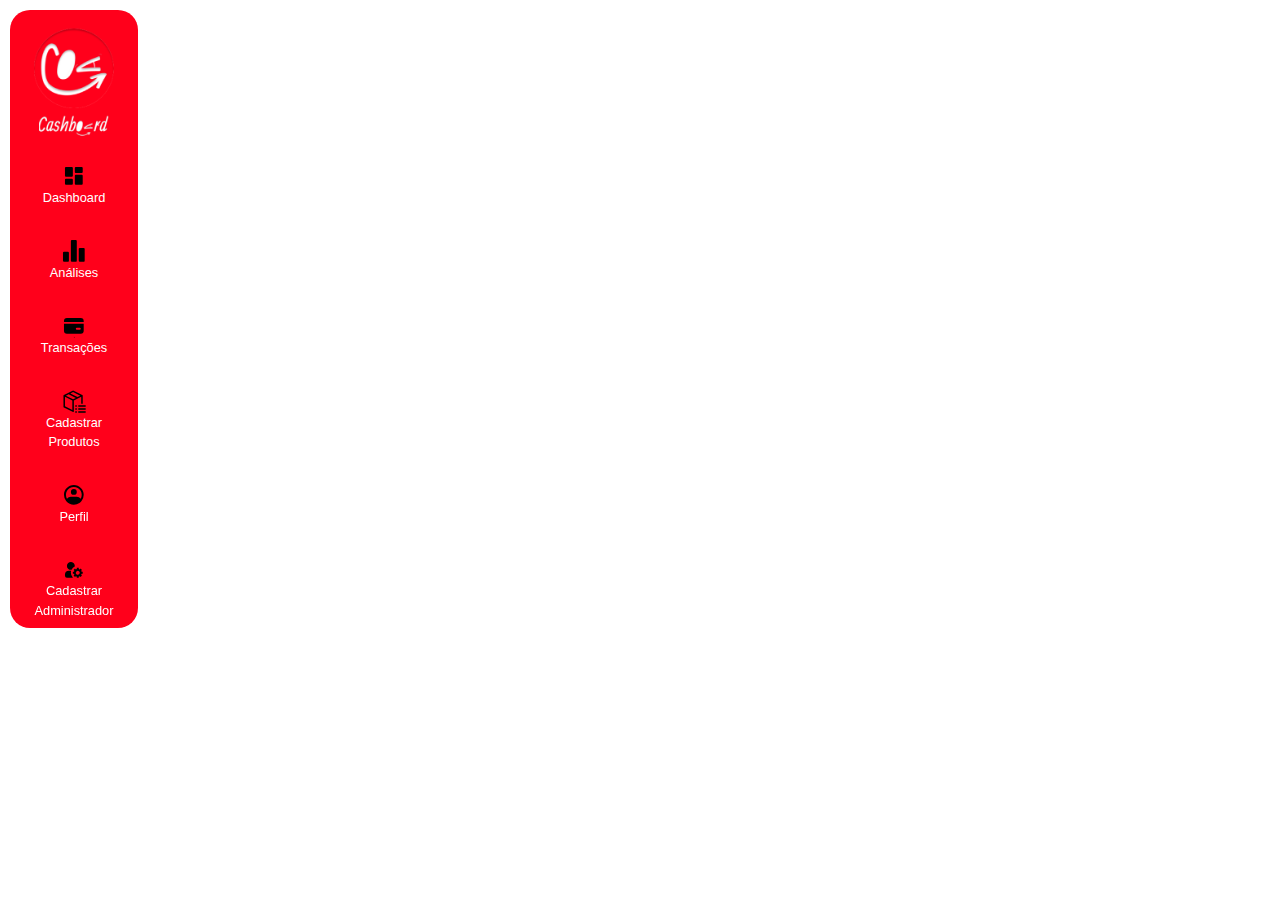
<file: index.html>
<!DOCTYPE html>
<html lang="pt-br">

<head>
  <!-- link bootstrap -->
  <link href="https://cdn.jsdelivr.net/npm/bootstrap@5.3.3/dist/css/bootstrap.min.css" rel="stylesheet"
    integrity="sha384-QWTKZyjpPEjISv5WaRU9OFeRpok6YctnYmDr5pNlyT2bRjXh0JMhjY6hW+ALEwIH" crossorigin="anonymous">

  <!-- link bootstrap-icons -->
  <link rel="stylesheet" href="https://cdn.jsdelivr.net/npm/bootstrap-icons@1.8.1/font/bootstrap-icons.css">

  <!-- link font-awesome icons -->
  <link rel="stylesheet" href="https://cdnjs.cloudflare.com/ajax/libs/font-awesome/6.2.1/css/all.min.css"
    integrity="sha512-MV7K8+y+gLIBoVD59lQIYicR65iaqukzvf/nwasF0nqhPay5w/9lJmVM2hMDcnK1OnMGCdVK+iQrJ7lzPJQd1w=="
    crossorigin="anonymous" referrerpolicy="no-referrer" />

  <!-- css da tela -->
  <link rel="stylesheet" href="./CSS/header.css">

  <meta charset="UTF-8">
  <meta name="viewport" content="width=device-width, initial-scale=1.0">
  <title>Header</title>
</head>

<body>

  <!-- começo header vertical -->
  <header class="container-fluid">
    <!-- lista dos itens -->
    <ul class="nav flex-column header text-center">
      <!-- logo -->
      <li class="logo mt-3">
        <img src="./Imagens/Header/logo.png" class="img-fluid" width="80px">
      </li>

      <!-- itens do header -->
      <li class="nav-item mt-3">
        <a class="nav-link active" aria-current="page" href="#">
          <svg xmlns="http://www.w3.org/2000/svg" viewBox="0 0 24 24">
            <path fill="currentColor"
              d="M3 12a1 1 0 0 0 1 1h6a1 1 0 0 0 1-1V4a1 1 0 0 0-1-1H4a1 1 0 0 0-1 1zm0 8a1 1 0 0 0 1 1h6a1 1 0 0 0 1-1v-4a1 1 0 0 0-1-1H4a1 1 0 0 0-1 1zm10 0a1 1 0 0 0 1 1h6a1 1 0 0 0 1-1v-8a1 1 0 0 0-1-1h-6a1 1 0 0 0-1 1zm1-17a1 1 0 0 0-1 1v4a1 1 0 0 0 1 1h6a1 1 0 0 0 1-1V4a1 1 0 0 0-1-1z" />
          </svg>
          Dashboard
        </a>
      </li>
      
      <li class="nav-item mt-3">
        <a class="nav-link" href="#">
          <svg xmlns="http://www.w3.org/2000/svg" viewBox="0 0 24 24">
            <path fill="currentColor"
              d="M6 13H2c-.6 0-1 .4-1 1v8c0 .6.4 1 1 1h4c.6 0 1-.4 1-1v-8c0-.6-.4-1-1-1m16-4h-4c-.6 0-1 .4-1 1v12c0 .6.4 1 1 1h4c.6 0 1-.4 1-1V10c0-.6-.4-1-1-1m-8-8h-4c-.6 0-1 .4-1 1v20c0 .6.4 1 1 1h4c.6 0 1-.4 1-1V2c0-.6-.4-1-1-1" />
          </svg>
          Análises
        </a>
      </li>

      <li class="nav-item mt-3">
        <a class="nav-link" href="#">
          <svg xmlns="http://www.w3.org/2000/svg" viewBox="0 0 24 24">
            <g fill="none">
              <path
                d="m12.593 23.258l-.011.002l-.071.035l-.02.004l-.014-.004l-.071-.035q-.016-.005-.024.005l-.004.01l-.017.428l.005.02l.01.013l.104.074l.015.004l.012-.004l.104-.074l.012-.016l.004-.017l-.017-.427q-.004-.016-.017-.018m.265-.113l-.013.002l-.185.093l-.01.01l-.003.011l.018.43l.005.012l.008.007l.201.093q.019.005.029-.008l.004-.014l-.034-.614q-.005-.018-.02-.022m-.715.002a.02.02 0 0 0-.027.006l-.006.014l-.034.614q.001.018.017.024l.015-.002l.201-.093l.01-.008l.004-.011l.017-.43l-.003-.012l-.01-.01z" />
              <path fill="currentColor"
                d="M22 10v7a3 3 0 0 1-3 3H5a3 3 0 0 1-3-3v-7zm-4 4h-3a1 1 0 1 0 0 2h3a1 1 0 1 0 0-2m1-10a3 3 0 0 1 3 3v1H2V7a3 3 0 0 1 3-3z" />
            </g>
          </svg>
          Transações
        </a>
      </li>

      <li class="nav-item mt-3">
        <a class="nav-link" href="#">
          <svg xmlns="http://www.w3.org/2000/svg" viewBox="0 0 2048 2048">
            <path fill="currentColor"
              d="M1024 1000v959l-64 32l-832-415V536l832-416l832 416v744h-128V680zm-64-736L719 384l621 314l245-122zm-64 1552v-816L256 680v816zM335 576l625 312l238-118l-622-314zm1073 1216v-128h640v128zm0-384h640v128h-640zm-256 640v-128h128v128zm0-512v-128h128v128zm0 256v-128h128v128zm-128 24h1zm384 232v-128h640v128z" />
          </svg>
          Cadastrar Produtos
        </a>
      </li>

      <li class="nav-item mt-3">
        <a class="nav-link" href="#">
          <svg xmlns="http://www.w3.org/2000/svg" viewBox="0 0 24 24">
            <path fill="currentColor" fill-rule="evenodd"
              d="M12 4a8 8 0 0 0-6.96 11.947A4.99 4.99 0 0 1 9 14h6a4.99 4.99 0 0 1 3.96 1.947A8 8 0 0 0 12 4m7.943 14.076A9.959 9.959 0 0 0 22 12c0-5.523-4.477-10-10-10S2 6.477 2 12a9.958 9.958 0 0 0 2.057 6.076l-.005.018l.355.413A9.98 9.98 0 0 0 12 22a9.947 9.947 0 0 0 5.675-1.765a10.055 10.055 0 0 0 1.918-1.728l.355-.413zM12 6a3 3 0 1 0 0 6a3 3 0 0 0 0-6"
              clip-rule="evenodd" />
          </svg>
          Perfil
        </a>
      </li>

      <li class="nav-item mt-3">
        <a class="nav-link" href="#">
          <svg xmlns="http://www.w3.org/2000/svg" viewBox="0 0 24 24">
            <path fill="currentColor" fill-rule="evenodd"
              d="M17 10v1.126c.367.095.714.24 1.032.428l.796-.797l1.415 1.415l-.797.796c.188.318.333.665.428 1.032H21v2h-1.126c-.095.367-.24.714-.428 1.032l.797.796l-1.415 1.415l-.796-.797a4 4 0 0 1-1.032.428V20h-2v-1.126a4 4 0 0 1-1.032-.428l-.796.797l-1.415-1.415l.797-.796A4 4 0 0 1 12.126 16H11v-2h1.126c.095-.367.24-.714.428-1.032l-.797-.796l1.415-1.415l.796.797A4 4 0 0 1 15 11.126V10zm.406 3.578l.016.016c.354.358.574.85.578 1.392v.028a2 2 0 0 1-3.409 1.406l-.01-.012a2 2 0 0 1 2.826-2.83ZM5 8a4 4 0 1 1 7.938.703a7.03 7.03 0 0 0-3.235 3.235A4 4 0 0 1 5 8m4.29 5H7a4 4 0 0 0-4 4v1a2 2 0 0 0 2 2h6.101A6.98 6.98 0 0 1 9 15c0-.695.101-1.366.29-2"
              clip-rule="evenodd" />
          </svg>
          Cadastrar Administrador
        </a>
      </li>
      <!-- fim itens do header -->
    </ul>
    <!-- fim lista dos itens -->
  </header>
  <!-- fim header vertical-->

  <!-- header horizontal - responsividade -->
  <header class="container-fluid2">

    <!-- esquerda - menu sanduíche -->
    <div class="esquerda mx-3">
      <button class="navbar-toggler" type="button" data-bs-toggle="offcanvas" data-bs-target="#offcanvasNavbar"
        aria-controls="offcanvasNavbar" aria-label="Toggle navigation">
        <i class="bi bi-list"></i>
      </button>

      <!-- começo offcanvas -->
      <div class="offcanvas offcanvas-start" tabindex="-1" id="offcanvasNavbar" aria-labelledby="offcanvasNavbar">
        <div class="offcanvas-header">
          <h5 class="offcanvas-title" id="offcanvasNavbarLabel">Cashboard</h5>
          <button type="button" class="btn-close fechar" data-bs-dismiss="offcanvas" aria-label="Close"></button>
        </div>

        <div class="linha-horizontal"></div>

        <!-- conteúdo offcanvas -->
        <div class="offcanvas-body">

          <!-- lista dos itens offcanvas -->
          <ul class="navbar-nav justify-content-start flex-grow-1 pe-3">

            <!-- itens offcanvas -->
            <li class="nav-item2">
              <a class="nav-link2" aria-current="page" href="#">
                <svg xmlns="http://www.w3.org/2000/svg" viewBox="0 0 24 24">
                  <path fill="currentColor"
                    d="M3 12a1 1 0 0 0 1 1h6a1 1 0 0 0 1-1V4a1 1 0 0 0-1-1H4a1 1 0 0 0-1 1zm0 8a1 1 0 0 0 1 1h6a1 1 0 0 0 1-1v-4a1 1 0 0 0-1-1H4a1 1 0 0 0-1 1zm10 0a1 1 0 0 0 1 1h6a1 1 0 0 0 1-1v-8a1 1 0 0 0-1-1h-6a1 1 0 0 0-1 1zm1-17a1 1 0 0 0-1 1v4a1 1 0 0 0 1 1h6a1 1 0 0 0 1-1V4a1 1 0 0 0-1-1z" />
                </svg>
                Dashboard</a>
            </li>

            <li class="nav-item2">
              <a class="nav-link2" href="#">
                <svg xmlns="http://www.w3.org/2000/svg" viewBox="0 0 24 24">
                  <path fill="currentColor"
                    d="M6 13H2c-.6 0-1 .4-1 1v8c0 .6.4 1 1 1h4c.6 0 1-.4 1-1v-8c0-.6-.4-1-1-1m16-4h-4c-.6 0-1 .4-1 1v12c0 .6.4 1 1 1h4c.6 0 1-.4 1-1V10c0-.6-.4-1-1-1m-8-8h-4c-.6 0-1 .4-1 1v20c0 .6.4 1 1 1h4c.6 0 1-.4 1-1V2c0-.6-.4-1-1-1" />
                </svg>
                Análises</a>
            </li>

            <li class="nav-item2">
              <a class="nav-link2" href="#">
                <svg xmlns="http://www.w3.org/2000/svg" viewBox="0 0 24 24">
                  <g fill="none">
                    <path
                      d="m12.593 23.258l-.011.002l-.071.035l-.02.004l-.014-.004l-.071-.035q-.016-.005-.024.005l-.004.01l-.017.428l.005.02l.01.013l.104.074l.015.004l.012-.004l.104-.074l.012-.016l.004-.017l-.017-.427q-.004-.016-.017-.018m.265-.113l-.013.002l-.185.093l-.01.01l-.003.011l.018.43l.005.012l.008.007l.201.093q.019.005.029-.008l.004-.014l-.034-.614q-.005-.018-.02-.022m-.715.002a.02.02 0 0 0-.027.006l-.006.014l-.034.614q.001.018.017.024l.015-.002l.201-.093l.01-.008l.004-.011l.017-.43l-.003-.012l-.01-.01z" />
                    <path fill="currentColor"
                      d="M22 10v7a3 3 0 0 1-3 3H5a3 3 0 0 1-3-3v-7zm-4 4h-3a1 1 0 1 0 0 2h3a1 1 0 1 0 0-2m1-10a3 3 0 0 1 3 3v1H2V7a3 3 0 0 1 3-3z" />
                  </g>
                </svg>
                Transações</a>
            </li>

            <li class="nav-item2">
              <a class="nav-link2" href="#">
                <svg xmlns="http://www.w3.org/2000/svg" viewBox="0 0 2048 2048">
                  <path fill="currentColor"
                    d="M1024 1000v959l-64 32l-832-415V536l832-416l832 416v744h-128V680zm-64-736L719 384l621 314l245-122zm-64 1552v-816L256 680v816zM335 576l625 312l238-118l-622-314zm1073 1216v-128h640v128zm0-384h640v128h-640zm-256 640v-128h128v128zm0-512v-128h128v128zm0 256v-128h128v128zm-128 24h1zm384 232v-128h640v128z" />
                </svg>
                Cadastrar Produtos </a>
            </li>

            <li class="nav-item2">
              <a class="nav-link2" href="#">
                <svg xmlns="http://www.w3.org/2000/svg" viewBox="0 0 24 24">
                  <path fill="currentColor" fill-rule="evenodd"
                    d="M12 4a8 8 0 0 0-6.96 11.947A4.99 4.99 0 0 1 9 14h6a4.99 4.99 0 0 1 3.96 1.947A8 8 0 0 0 12 4m7.943 14.076A9.959 9.959 0 0 0 22 12c0-5.523-4.477-10-10-10S2 6.477 2 12a9.958 9.958 0 0 0 2.057 6.076l-.005.018l.355.413A9.98 9.98 0 0 0 12 22a9.947 9.947 0 0 0 5.675-1.765a10.055 10.055 0 0 0 1.918-1.728l.355-.413zM12 6a3 3 0 1 0 0 6a3 3 0 0 0 0-6"
                    clip-rule="evenodd" />
                </svg>
                Perfil </a>
            </li>

            <li class="nav-item2">
              <a class="nav-link2" href="#">
                <svg xmlns="http://www.w3.org/2000/svg" viewBox="0 0 24 24">
                  <path fill="currentColor" fill-rule="evenodd"
                    d="M17 10v1.126c.367.095.714.24 1.032.428l.796-.797l1.415 1.415l-.797.796c.188.318.333.665.428 1.032H21v2h-1.126c-.095.367-.24.714-.428 1.032l.797.796l-1.415 1.415l-.796-.797a4 4 0 0 1-1.032.428V20h-2v-1.126a4 4 0 0 1-1.032-.428l-.796.797l-1.415-1.415l.797-.796A4 4 0 0 1 12.126 16H11v-2h1.126c.095-.367.24-.714.428-1.032l-.797-.796l1.415-1.415l.796.797A4 4 0 0 1 15 11.126V10zm.406 3.578l.016.016c.354.358.574.85.578 1.392v.028a2 2 0 0 1-3.409 1.406l-.01-.012a2 2 0 0 1 2.826-2.83ZM5 8a4 4 0 1 1 7.938.703a7.03 7.03 0 0 0-3.235 3.235A4 4 0 0 1 5 8m4.29 5H7a4 4 0 0 0-4 4v1a2 2 0 0 0 2 2h6.101A6.98 6.98 0 0 1 9 15c0-.695.101-1.366.29-2"
                    clip-rule="evenodd" />
                </svg>
                Cadastrar Administrador </a>
            </li>
            <!-- fim itens offcanvas -->
          </ul>
          <!-- fim lista dos itens offcanvas -->
        </div>
      </div>
    </div>
    <!-- fim offcanvas -->

    <!-- direita - logo Cashboard -->
    <div class="direita">
      <img src="./Imagens/Header/miniatura.png" width="80%" class="img-fluid">
    </div>
  </header>
  <!-- fim header horizontal - responsividade -->

  <!-- link bootstrap javascript -->
  <script src="https://cdn.jsdelivr.net/npm/bootstrap@5.3.3/dist/js/bootstrap.bundle.min.js"
    integrity="sha384-YvpcrYf0tY3lHB60NNkmXc5s9fDVZLESaAA55NDzOxhy9GkcIdslK1eN7N6jIeHz"
    crossorigin="anonymous"></script>
</body>

</html>
</file>
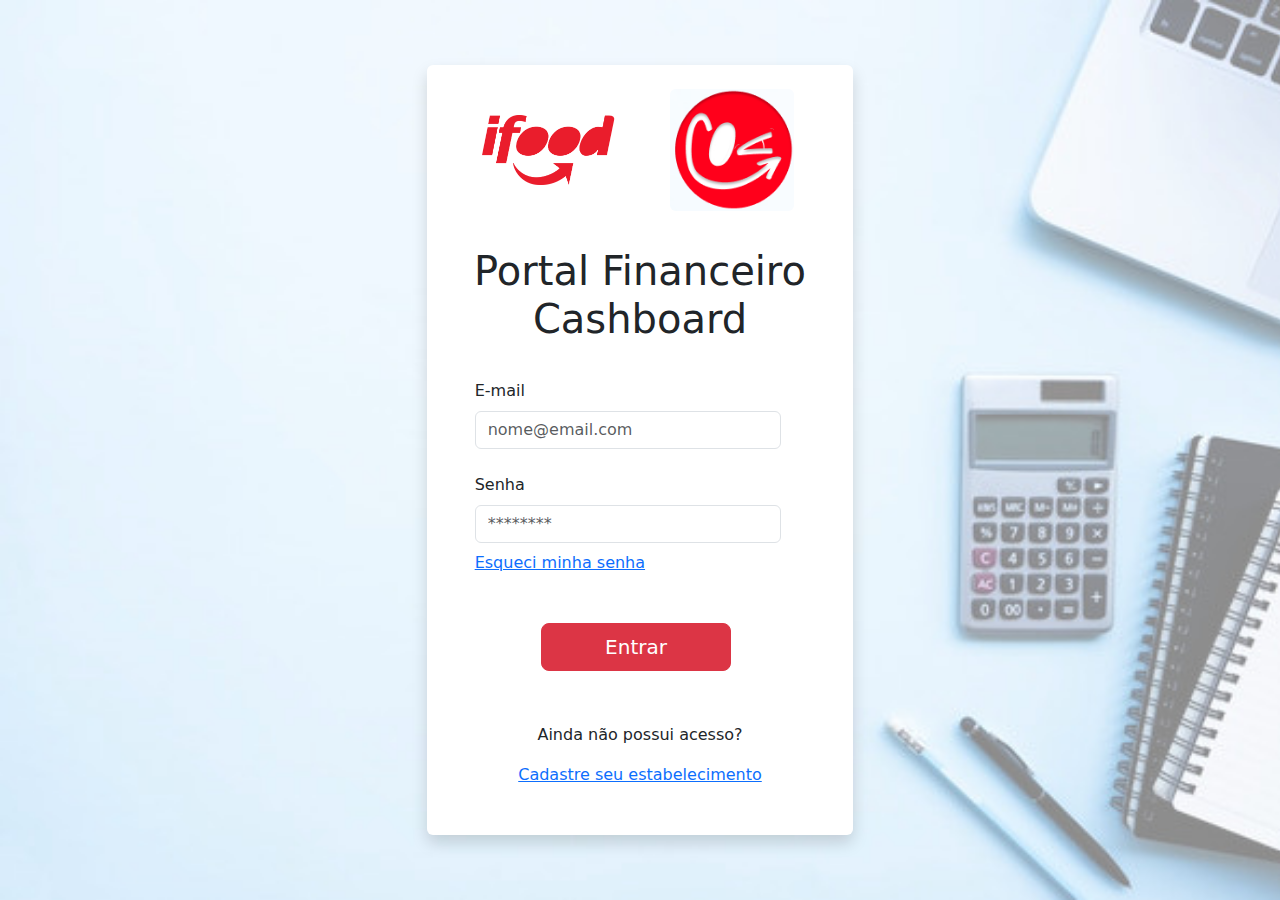
<file: Pages/index.html>
<!DOCTYPE html>
<html lang="pt-br">
<head>
    <meta charset="UTF-8">
    <meta name="viewport" content="width=device-width, initial-scale=1.0">

    <!-- link bootstrap -->
    <link href="https://cdn.jsdelivr.net/npm/bootstrap@5.3.3/dist/css/bootstrap.min.css" rel="stylesheet"
  integrity="sha384-QWTKZyjpPEjISv5WaRU9OFeRpok6YctnYmDr5pNlyT2bRjXh0JMhjY6hW+ALEwIH" crossorigin="anonymous">

    <!-- link bootstrap-icons -->
    <link rel="stylesheet" href="https://cdn.jsdelivr.net/npm/bootstrap-icons@1.8.1/font/bootstrap-icons.css">

    <!-- link font-awesome icons -->
    <link rel="stylesheet" href="https://cdnjs.cloudflare.com/ajax/libs/font-awesome/6.2.1/css/all.min.css"
    integrity="sha512-MV7K8+y+gLIBoVD59lQIYicR65iaqukzvf/nwasF0nqhPay5w/9lJmVM2hMDcnK1OnMGCdVK+iQrJ7lzPJQd1w=="
    crossorigin="anonymous" referrerpolicy="no-referrer" />

    <!-- link css -->
    <link rel="stylesheet" href="../CSS/login.css">

    <title>Login Cashboard</title>
</head>

<body>
    <div class="vh-100 d-flex justify-content-center align-items-center flex-column" id="basebox">
        <div class="col-sm-8 col-md-6 col-lg-4 rounded p-4 shadow" id="loginbox">
            <div class="row" id="linhalogos">
                <div class="col form-floating d-flex justify-content-center align-items-center flex-column">
                    <img src="../Imagens/Login/logo_ifood.png" class="rounded float-start" id="logoifood" alt="Logo iFood"> 
                </div>
                <div class="col form-floating d-flex justify-content-center align-items-center flex-column">
                    <img src="../Imagens/Login/miniatura.png" class="rounded float-end" id="miniaturacashboard"alt="Miniatura Cashboard">
                </div>
            </div>
            <h1 id="portalcashboard">Portal Financeiro Cashboard</h1>
            <form>
                <div class="mb-4 ms-4 me-5">
                    <label class="form-label">E-mail</label>
                    <input type="email" class="form-control" id="email" placeholder="nome@email.com">
                </div>
                <div class="mb-2 ms-4 me-5">
                    <label class="form-label">Senha</label>
                    <input type="password" class="form-control" id="senha" placeholder="********">
                </div>
                <div class="mb-5 ms-4">
                    <a href="#" id="esquecisenha">Esqueci minha senha</a>
                    <!-- <input type="checkbox" class="form-check-input" id="lembrar">
                    <label class="form-check-label" for="lembrar">Lembrar-me</label> -->  
                </div>
                <div class="mb-3 form-floating d-flex justify-content-center align-items-center flex-column">
                    <a class="btn btn-secondary btn-lg w-50 btn-danger me-md-2" href="#" role="link" id="linkentrar">Entrar</a>
                </div>
                <div class="mb-4 form-floating d-flex justify-content-center align-items-center flex-column">
                    <p>Ainda não possui acesso?</p>
                    <a href="#" id="cadastrese">Cadastre seu estabelecimento</a>
                </div>
            </form>
        </div>
    </div>
</body>

</html>
</file>
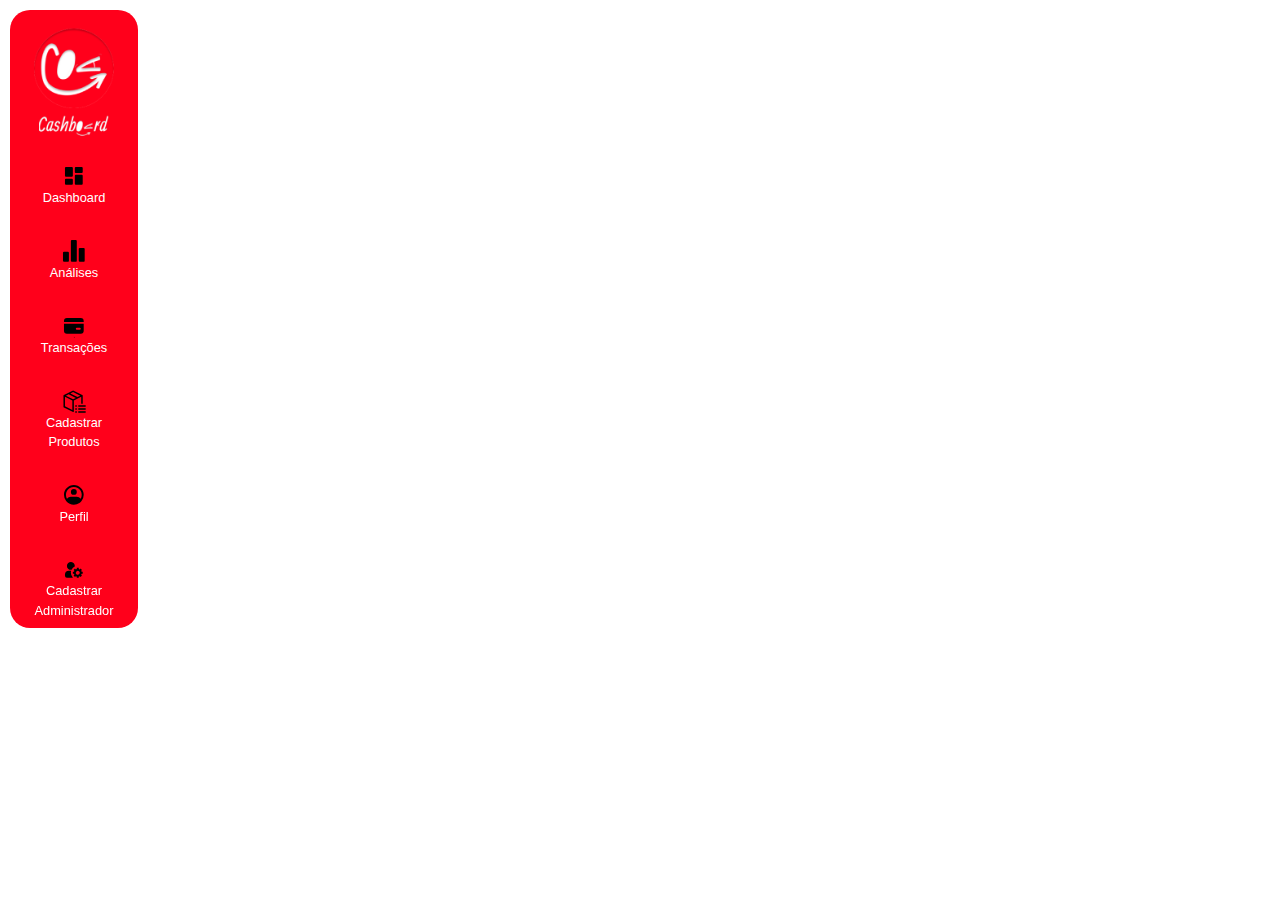
<file: Pages/nav.html>
<!DOCTYPE html>
<html lang="pt-br">

<head>
  <!-- link bootstrap -->
  <link href="https://cdn.jsdelivr.net/npm/bootstrap@5.3.3/dist/css/bootstrap.min.css" rel="stylesheet"
    integrity="sha384-QWTKZyjpPEjISv5WaRU9OFeRpok6YctnYmDr5pNlyT2bRjXh0JMhjY6hW+ALEwIH" crossorigin="anonymous">

  <!-- link bootstrap-icons -->
  <link rel="stylesheet" href="https://cdn.jsdelivr.net/npm/bootstrap-icons@1.8.1/font/bootstrap-icons.css">

  <!-- link font-awesome icons -->
  <link rel="stylesheet" href="https://cdnjs.cloudflare.com/ajax/libs/font-awesome/6.2.1/css/all.min.css"
    integrity="sha512-MV7K8+y+gLIBoVD59lQIYicR65iaqukzvf/nwasF0nqhPay5w/9lJmVM2hMDcnK1OnMGCdVK+iQrJ7lzPJQd1w=="
    crossorigin="anonymous" referrerpolicy="no-referrer" />

  <!-- css da tela -->
  <link rel="stylesheet" href="../CSS/nav.css">

  <meta charset="UTF-8">
  <meta name="viewport" content="width=device-width, initial-scale=1.0">
  <title>Navbar</title>
</head>

<body>

  <!-- começo header vertical -->
  <header class="container-fluid">
    <!-- lista dos itens -->
    <ul class="nav flex-column header text-center">
      <!-- logo -->
      <li class="logo mt-3">
        <img src="../Imagens/Nav/logo.png" class="img-fluid" width="80px">
      </li>

      <!-- itens do header -->
      <li class="nav-item mt-3">
        <a class="nav-link active" aria-current="page" href="#">
          <svg xmlns="http://www.w3.org/2000/svg" viewBox="0 0 24 24">
            <path fill="currentColor"
              d="M3 12a1 1 0 0 0 1 1h6a1 1 0 0 0 1-1V4a1 1 0 0 0-1-1H4a1 1 0 0 0-1 1zm0 8a1 1 0 0 0 1 1h6a1 1 0 0 0 1-1v-4a1 1 0 0 0-1-1H4a1 1 0 0 0-1 1zm10 0a1 1 0 0 0 1 1h6a1 1 0 0 0 1-1v-8a1 1 0 0 0-1-1h-6a1 1 0 0 0-1 1zm1-17a1 1 0 0 0-1 1v4a1 1 0 0 0 1 1h6a1 1 0 0 0 1-1V4a1 1 0 0 0-1-1z" />
          </svg>
          Dashboard
        </a>
      </li>
      
      <li class="nav-item mt-3">
        <a class="nav-link" href="#">
          <svg xmlns="http://www.w3.org/2000/svg" viewBox="0 0 24 24">
            <path fill="currentColor"
              d="M6 13H2c-.6 0-1 .4-1 1v8c0 .6.4 1 1 1h4c.6 0 1-.4 1-1v-8c0-.6-.4-1-1-1m16-4h-4c-.6 0-1 .4-1 1v12c0 .6.4 1 1 1h4c.6 0 1-.4 1-1V10c0-.6-.4-1-1-1m-8-8h-4c-.6 0-1 .4-1 1v20c0 .6.4 1 1 1h4c.6 0 1-.4 1-1V2c0-.6-.4-1-1-1" />
          </svg>
          Análises
        </a>
      </li>

      <li class="nav-item mt-3">
        <a class="nav-link" href="#">
          <svg xmlns="http://www.w3.org/2000/svg" viewBox="0 0 24 24">
            <g fill="none">
              <path
                d="m12.593 23.258l-.011.002l-.071.035l-.02.004l-.014-.004l-.071-.035q-.016-.005-.024.005l-.004.01l-.017.428l.005.02l.01.013l.104.074l.015.004l.012-.004l.104-.074l.012-.016l.004-.017l-.017-.427q-.004-.016-.017-.018m.265-.113l-.013.002l-.185.093l-.01.01l-.003.011l.018.43l.005.012l.008.007l.201.093q.019.005.029-.008l.004-.014l-.034-.614q-.005-.018-.02-.022m-.715.002a.02.02 0 0 0-.027.006l-.006.014l-.034.614q.001.018.017.024l.015-.002l.201-.093l.01-.008l.004-.011l.017-.43l-.003-.012l-.01-.01z" />
              <path fill="currentColor"
                d="M22 10v7a3 3 0 0 1-3 3H5a3 3 0 0 1-3-3v-7zm-4 4h-3a1 1 0 1 0 0 2h3a1 1 0 1 0 0-2m1-10a3 3 0 0 1 3 3v1H2V7a3 3 0 0 1 3-3z" />
            </g>
          </svg>
          Transações
        </a>
      </li>

      <li class="nav-item mt-3">
        <a class="nav-link" href="#">
          <svg xmlns="http://www.w3.org/2000/svg" viewBox="0 0 2048 2048">
            <path fill="currentColor"
              d="M1024 1000v959l-64 32l-832-415V536l832-416l832 416v744h-128V680zm-64-736L719 384l621 314l245-122zm-64 1552v-816L256 680v816zM335 576l625 312l238-118l-622-314zm1073 1216v-128h640v128zm0-384h640v128h-640zm-256 640v-128h128v128zm0-512v-128h128v128zm0 256v-128h128v128zm-128 24h1zm384 232v-128h640v128z" />
          </svg>
          Cadastrar Produtos
        </a>
      </li>

      <li class="nav-item mt-3">
        <a class="nav-link" href="#">
          <svg xmlns="http://www.w3.org/2000/svg" viewBox="0 0 24 24">
            <path fill="currentColor" fill-rule="evenodd"
              d="M12 4a8 8 0 0 0-6.96 11.947A4.99 4.99 0 0 1 9 14h6a4.99 4.99 0 0 1 3.96 1.947A8 8 0 0 0 12 4m7.943 14.076A9.959 9.959 0 0 0 22 12c0-5.523-4.477-10-10-10S2 6.477 2 12a9.958 9.958 0 0 0 2.057 6.076l-.005.018l.355.413A9.98 9.98 0 0 0 12 22a9.947 9.947 0 0 0 5.675-1.765a10.055 10.055 0 0 0 1.918-1.728l.355-.413zM12 6a3 3 0 1 0 0 6a3 3 0 0 0 0-6"
              clip-rule="evenodd" />
          </svg>
          Perfil
        </a>
      </li>

      <li class="nav-item mt-3">
        <a class="nav-link" href="#">
          <svg xmlns="http://www.w3.org/2000/svg" viewBox="0 0 24 24">
            <path fill="currentColor" fill-rule="evenodd"
              d="M17 10v1.126c.367.095.714.24 1.032.428l.796-.797l1.415 1.415l-.797.796c.188.318.333.665.428 1.032H21v2h-1.126c-.095.367-.24.714-.428 1.032l.797.796l-1.415 1.415l-.796-.797a4 4 0 0 1-1.032.428V20h-2v-1.126a4 4 0 0 1-1.032-.428l-.796.797l-1.415-1.415l.797-.796A4 4 0 0 1 12.126 16H11v-2h1.126c.095-.367.24-.714.428-1.032l-.797-.796l1.415-1.415l.796.797A4 4 0 0 1 15 11.126V10zm.406 3.578l.016.016c.354.358.574.85.578 1.392v.028a2 2 0 0 1-3.409 1.406l-.01-.012a2 2 0 0 1 2.826-2.83ZM5 8a4 4 0 1 1 7.938.703a7.03 7.03 0 0 0-3.235 3.235A4 4 0 0 1 5 8m4.29 5H7a4 4 0 0 0-4 4v1a2 2 0 0 0 2 2h6.101A6.98 6.98 0 0 1 9 15c0-.695.101-1.366.29-2"
              clip-rule="evenodd" />
          </svg>
          Cadastrar Administrador
        </a>
      </li>
      <!-- fim itens do header -->
    </ul>
    <!-- fim lista dos itens -->
  </header>
  <!-- fim header vertical-->

  <!-- header horizontal - responsividade -->
  <header class="container-fluid2">

    <!-- esquerda - menu sanduíche -->
    <div class="esquerda mx-3">
      <button class="navbar-toggler" type="button" data-bs-toggle="offcanvas" data-bs-target="#offcanvasNavbar"
        aria-controls="offcanvasNavbar" aria-label="Toggle navigation">
        <i class="bi bi-list"></i>
      </button>

      <!-- começo offcanvas -->
      <div class="offcanvas offcanvas-start" tabindex="-1" id="offcanvasNavbar" aria-labelledby="offcanvasNavbar">
        <div class="offcanvas-header">
          <h5 class="offcanvas-title" id="offcanvasNavbarLabel">Cashboard</h5>
          <button type="button" class="btn-close fechar" data-bs-dismiss="offcanvas" aria-label="Close"></button>
        </div>

        <div class="linha-horizontal"></div>

        <!-- conteúdo offcanvas -->
        <div class="offcanvas-body">

          <!-- lista dos itens offcanvas -->
          <ul class="navbar-nav justify-content-start flex-grow-1 pe-3">

            <!-- itens offcanvas -->
            <li class="nav-item2">
              <a class="nav-link2" aria-current="page" href="#">
                <svg xmlns="http://www.w3.org/2000/svg" viewBox="0 0 24 24">
                  <path fill="currentColor"
                    d="M3 12a1 1 0 0 0 1 1h6a1 1 0 0 0 1-1V4a1 1 0 0 0-1-1H4a1 1 0 0 0-1 1zm0 8a1 1 0 0 0 1 1h6a1 1 0 0 0 1-1v-4a1 1 0 0 0-1-1H4a1 1 0 0 0-1 1zm10 0a1 1 0 0 0 1 1h6a1 1 0 0 0 1-1v-8a1 1 0 0 0-1-1h-6a1 1 0 0 0-1 1zm1-17a1 1 0 0 0-1 1v4a1 1 0 0 0 1 1h6a1 1 0 0 0 1-1V4a1 1 0 0 0-1-1z" />
                </svg>
                Dashboard</a>
            </li>

            <li class="nav-item2">
              <a class="nav-link2" href="#">
                <svg xmlns="http://www.w3.org/2000/svg" viewBox="0 0 24 24">
                  <path fill="currentColor"
                    d="M6 13H2c-.6 0-1 .4-1 1v8c0 .6.4 1 1 1h4c.6 0 1-.4 1-1v-8c0-.6-.4-1-1-1m16-4h-4c-.6 0-1 .4-1 1v12c0 .6.4 1 1 1h4c.6 0 1-.4 1-1V10c0-.6-.4-1-1-1m-8-8h-4c-.6 0-1 .4-1 1v20c0 .6.4 1 1 1h4c.6 0 1-.4 1-1V2c0-.6-.4-1-1-1" />
                </svg>
                Análises</a>
            </li>

            <li class="nav-item2">
              <a class="nav-link2" href="#">
                <svg xmlns="http://www.w3.org/2000/svg" viewBox="0 0 24 24">
                  <g fill="none">
                    <path
                      d="m12.593 23.258l-.011.002l-.071.035l-.02.004l-.014-.004l-.071-.035q-.016-.005-.024.005l-.004.01l-.017.428l.005.02l.01.013l.104.074l.015.004l.012-.004l.104-.074l.012-.016l.004-.017l-.017-.427q-.004-.016-.017-.018m.265-.113l-.013.002l-.185.093l-.01.01l-.003.011l.018.43l.005.012l.008.007l.201.093q.019.005.029-.008l.004-.014l-.034-.614q-.005-.018-.02-.022m-.715.002a.02.02 0 0 0-.027.006l-.006.014l-.034.614q.001.018.017.024l.015-.002l.201-.093l.01-.008l.004-.011l.017-.43l-.003-.012l-.01-.01z" />
                    <path fill="currentColor"
                      d="M22 10v7a3 3 0 0 1-3 3H5a3 3 0 0 1-3-3v-7zm-4 4h-3a1 1 0 1 0 0 2h3a1 1 0 1 0 0-2m1-10a3 3 0 0 1 3 3v1H2V7a3 3 0 0 1 3-3z" />
                  </g>
                </svg>
                Transações</a>
            </li>

            <li class="nav-item2">
              <a class="nav-link2" href="#">
                <svg xmlns="http://www.w3.org/2000/svg" viewBox="0 0 2048 2048">
                  <path fill="currentColor"
                    d="M1024 1000v959l-64 32l-832-415V536l832-416l832 416v744h-128V680zm-64-736L719 384l621 314l245-122zm-64 1552v-816L256 680v816zM335 576l625 312l238-118l-622-314zm1073 1216v-128h640v128zm0-384h640v128h-640zm-256 640v-128h128v128zm0-512v-128h128v128zm0 256v-128h128v128zm-128 24h1zm384 232v-128h640v128z" />
                </svg>
                Cadastrar Produtos </a>
            </li>

            <li class="nav-item2">
              <a class="nav-link2" href="#">
                <svg xmlns="http://www.w3.org/2000/svg" viewBox="0 0 24 24">
                  <path fill="currentColor" fill-rule="evenodd"
                    d="M12 4a8 8 0 0 0-6.96 11.947A4.99 4.99 0 0 1 9 14h6a4.99 4.99 0 0 1 3.96 1.947A8 8 0 0 0 12 4m7.943 14.076A9.959 9.959 0 0 0 22 12c0-5.523-4.477-10-10-10S2 6.477 2 12a9.958 9.958 0 0 0 2.057 6.076l-.005.018l.355.413A9.98 9.98 0 0 0 12 22a9.947 9.947 0 0 0 5.675-1.765a10.055 10.055 0 0 0 1.918-1.728l.355-.413zM12 6a3 3 0 1 0 0 6a3 3 0 0 0 0-6"
                    clip-rule="evenodd" />
                </svg>
                Perfil </a>
            </li>

            <li class="nav-item2">
              <a class="nav-link2" href="#">
                <svg xmlns="http://www.w3.org/2000/svg" viewBox="0 0 24 24">
                  <path fill="currentColor" fill-rule="evenodd"
                    d="M17 10v1.126c.367.095.714.24 1.032.428l.796-.797l1.415 1.415l-.797.796c.188.318.333.665.428 1.032H21v2h-1.126c-.095.367-.24.714-.428 1.032l.797.796l-1.415 1.415l-.796-.797a4 4 0 0 1-1.032.428V20h-2v-1.126a4 4 0 0 1-1.032-.428l-.796.797l-1.415-1.415l.797-.796A4 4 0 0 1 12.126 16H11v-2h1.126c.095-.367.24-.714.428-1.032l-.797-.796l1.415-1.415l.796.797A4 4 0 0 1 15 11.126V10zm.406 3.578l.016.016c.354.358.574.85.578 1.392v.028a2 2 0 0 1-3.409 1.406l-.01-.012a2 2 0 0 1 2.826-2.83ZM5 8a4 4 0 1 1 7.938.703a7.03 7.03 0 0 0-3.235 3.235A4 4 0 0 1 5 8m4.29 5H7a4 4 0 0 0-4 4v1a2 2 0 0 0 2 2h6.101A6.98 6.98 0 0 1 9 15c0-.695.101-1.366.29-2"
                    clip-rule="evenodd" />
                </svg>
                Cadastrar Administrador </a>
            </li>
            <!-- fim itens offcanvas -->
          </ul>
          <!-- fim lista dos itens offcanvas -->
        </div>
      </div>
    </div>
    <!-- fim offcanvas -->

    <!-- direita - logo Cashboard -->
    <div class="direita">
      <img src="../Imagens/Nav/miniatura.png" width="80%" class="img-fluid">
    </div>
  </header>
  <!-- fim header horizontal - responsividade -->

  <!-- link bootstrap javascript -->
  <script src="https://cdn.jsdelivr.net/npm/bootstrap@5.3.3/dist/js/bootstrap.bundle.min.js"
    integrity="sha384-YvpcrYf0tY3lHB60NNkmXc5s9fDVZLESaAA55NDzOxhy9GkcIdslK1eN7N6jIeHz"
    crossorigin="anonymous"></script>
</body>

</html>
</file>
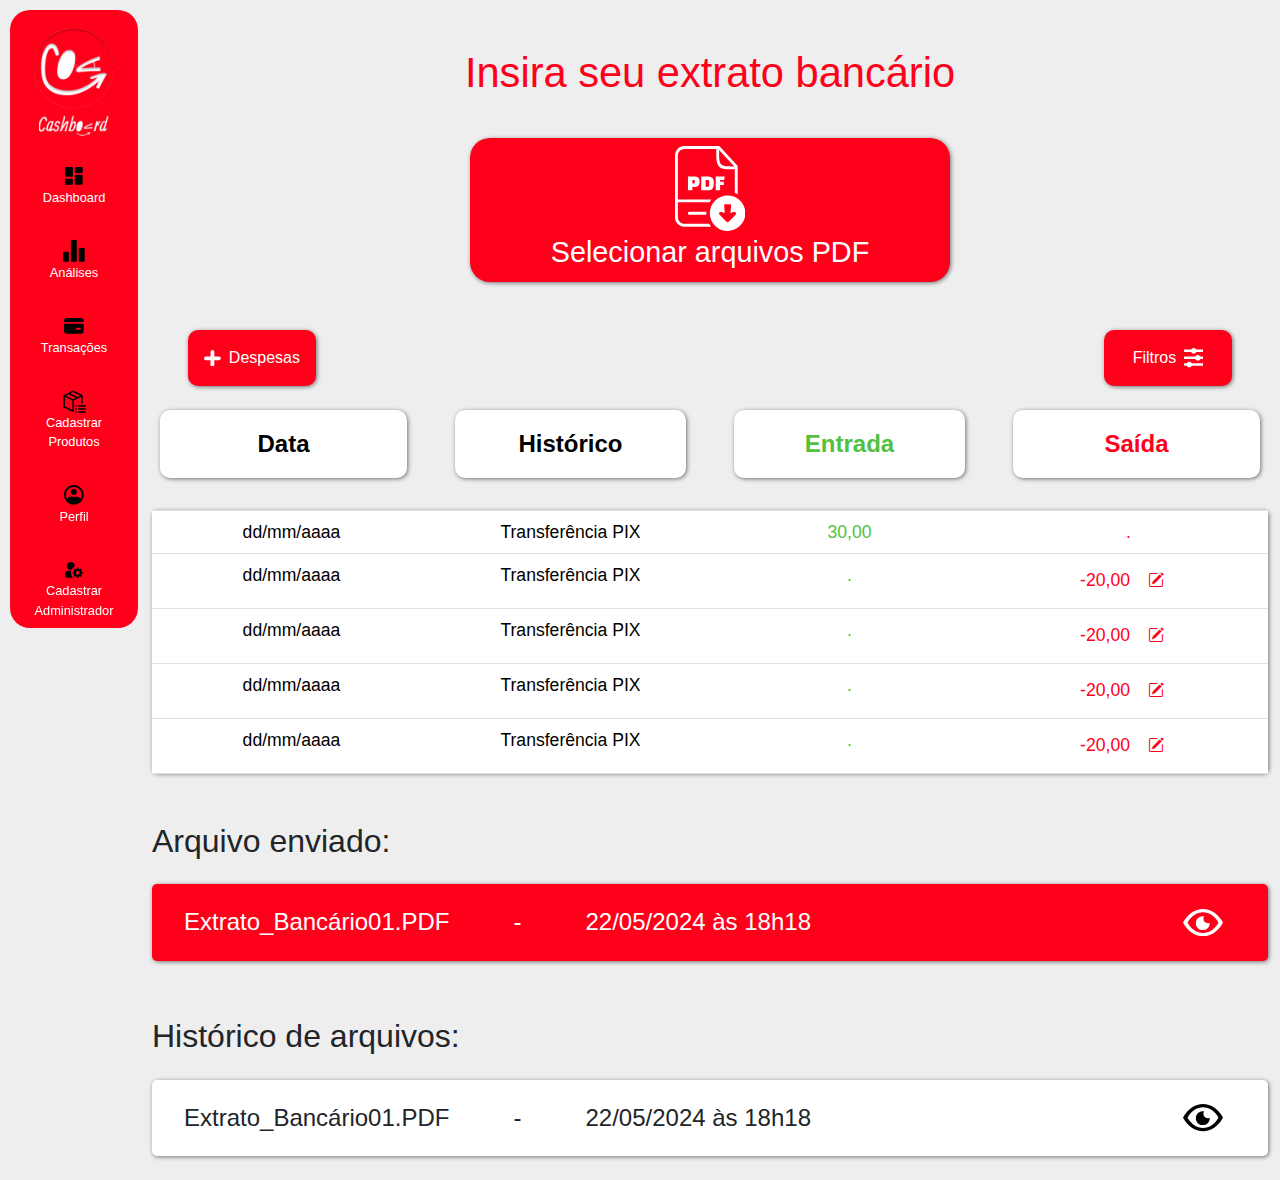
<file: Pages/transacoes.html>
<!DOCTYPE html>
<html lang="pt-br">

<head>
    <!-- link bootstrap -->
    <link href="https://cdn.jsdelivr.net/npm/bootstrap@5.3.3/dist/css/bootstrap.min.css" rel="stylesheet"
        integrity="sha384-QWTKZyjpPEjISv5WaRU9OFeRpok6YctnYmDr5pNlyT2bRjXh0JMhjY6hW+ALEwIH" crossorigin="anonymous">

    <!-- link bootstrap-icons -->
    <link rel="stylesheet" href="https://cdn.jsdelivr.net/npm/bootstrap-icons@1.8.1/font/bootstrap-icons.css">

    <!-- link font-awesome icons -->
    <link rel="stylesheet" href="https://cdnjs.cloudflare.com/ajax/libs/font-awesome/6.2.1/css/all.min.css"
        integrity="sha512-MV7K8+y+gLIBoVD59lQIYicR65iaqukzvf/nwasF0nqhPay5w/9lJmVM2hMDcnK1OnMGCdVK+iQrJ7lzPJQd1w=="
        crossorigin="anonymous" referrerpolicy="no-referrer" />

    <!-- link css nav -->
    <link rel="stylesheet" href="../CSS/nav.css">

    <!-- link css -->
    <link rel="stylesheet" href="../CSS/transacoes.css">

    <meta charset="UTF-8">
    <meta name="viewport" content="width=device-width, initial-scale=1.0">
    <title>Transações</title>
</head>

<body>
    <!-- começo header vertical -->

    <header class="container-fluid">
        <!-- lista dos itens -->
        <ul class="nav flex-column header text-center">
            <!-- logo -->
            <li class="logo mt-3">
                <img src="../Imagens/Nav/logo.png" class="img-fluid" width="80px">
            </li>

            <!-- itens do header -->
            <li class="nav-item mt-3">
                <a class="nav-link active" aria-current="page" href="#">
                    <svg xmlns="http://www.w3.org/2000/svg" viewBox="0 0 24 24">
                        <path fill="currentColor"
                            d="M3 12a1 1 0 0 0 1 1h6a1 1 0 0 0 1-1V4a1 1 0 0 0-1-1H4a1 1 0 0 0-1 1zm0 8a1 1 0 0 0 1 1h6a1 1 0 0 0 1-1v-4a1 1 0 0 0-1-1H4a1 1 0 0 0-1 1zm10 0a1 1 0 0 0 1 1h6a1 1 0 0 0 1-1v-8a1 1 0 0 0-1-1h-6a1 1 0 0 0-1 1zm1-17a1 1 0 0 0-1 1v4a1 1 0 0 0 1 1h6a1 1 0 0 0 1-1V4a1 1 0 0 0-1-1z" />
                    </svg>
                    Dashboard
                </a>
            </li>

            <li class="nav-item mt-3">
                <a class="nav-link" href="#">
                    <svg xmlns="http://www.w3.org/2000/svg" viewBox="0 0 24 24">
                        <path fill="currentColor"
                            d="M6 13H2c-.6 0-1 .4-1 1v8c0 .6.4 1 1 1h4c.6 0 1-.4 1-1v-8c0-.6-.4-1-1-1m16-4h-4c-.6 0-1 .4-1 1v12c0 .6.4 1 1 1h4c.6 0 1-.4 1-1V10c0-.6-.4-1-1-1m-8-8h-4c-.6 0-1 .4-1 1v20c0 .6.4 1 1 1h4c.6 0 1-.4 1-1V2c0-.6-.4-1-1-1" />
                    </svg>
                    Análises
                </a>
            </li>

            <li class="nav-item mt-3">
                <a class="nav-link" href="#">
                    <svg xmlns="http://www.w3.org/2000/svg" viewBox="0 0 24 24">
                        <g fill="none">
                            <path
                                d="m12.593 23.258l-.011.002l-.071.035l-.02.004l-.014-.004l-.071-.035q-.016-.005-.024.005l-.004.01l-.017.428l.005.02l.01.013l.104.074l.015.004l.012-.004l.104-.074l.012-.016l.004-.017l-.017-.427q-.004-.016-.017-.018m.265-.113l-.013.002l-.185.093l-.01.01l-.003.011l.018.43l.005.012l.008.007l.201.093q.019.005.029-.008l.004-.014l-.034-.614q-.005-.018-.02-.022m-.715.002a.02.02 0 0 0-.027.006l-.006.014l-.034.614q.001.018.017.024l.015-.002l.201-.093l.01-.008l.004-.011l.017-.43l-.003-.012l-.01-.01z" />
                            <path fill="currentColor"
                                d="M22 10v7a3 3 0 0 1-3 3H5a3 3 0 0 1-3-3v-7zm-4 4h-3a1 1 0 1 0 0 2h3a1 1 0 1 0 0-2m1-10a3 3 0 0 1 3 3v1H2V7a3 3 0 0 1 3-3z" />
                        </g>
                    </svg>
                    Transações
                </a>
            </li>

            <li class="nav-item mt-3">
                <a class="nav-link" href="#">
                    <svg xmlns="http://www.w3.org/2000/svg" viewBox="0 0 2048 2048">
                        <path fill="currentColor"
                            d="M1024 1000v959l-64 32l-832-415V536l832-416l832 416v744h-128V680zm-64-736L719 384l621 314l245-122zm-64 1552v-816L256 680v816zM335 576l625 312l238-118l-622-314zm1073 1216v-128h640v128zm0-384h640v128h-640zm-256 640v-128h128v128zm0-512v-128h128v128zm0 256v-128h128v128zm-128 24h1zm384 232v-128h640v128z" />
                    </svg>
                    Cadastrar Produtos
                </a>
            </li>

            <li class="nav-item mt-3">
                <a class="nav-link" href="#">
                    <svg xmlns="http://www.w3.org/2000/svg" viewBox="0 0 24 24">
                        <path fill="currentColor" fill-rule="evenodd"
                            d="M12 4a8 8 0 0 0-6.96 11.947A4.99 4.99 0 0 1 9 14h6a4.99 4.99 0 0 1 3.96 1.947A8 8 0 0 0 12 4m7.943 14.076A9.959 9.959 0 0 0 22 12c0-5.523-4.477-10-10-10S2 6.477 2 12a9.958 9.958 0 0 0 2.057 6.076l-.005.018l.355.413A9.98 9.98 0 0 0 12 22a9.947 9.947 0 0 0 5.675-1.765a10.055 10.055 0 0 0 1.918-1.728l.355-.413zM12 6a3 3 0 1 0 0 6a3 3 0 0 0 0-6"
                            clip-rule="evenodd" />
                    </svg>
                    Perfil
                </a>
            </li>

            <li class="nav-item mt-3">
                <a class="nav-link" href="#">
                    <svg xmlns="http://www.w3.org/2000/svg" viewBox="0 0 24 24">
                        <path fill="currentColor" fill-rule="evenodd"
                            d="M17 10v1.126c.367.095.714.24 1.032.428l.796-.797l1.415 1.415l-.797.796c.188.318.333.665.428 1.032H21v2h-1.126c-.095.367-.24.714-.428 1.032l.797.796l-1.415 1.415l-.796-.797a4 4 0 0 1-1.032.428V20h-2v-1.126a4 4 0 0 1-1.032-.428l-.796.797l-1.415-1.415l.797-.796A4 4 0 0 1 12.126 16H11v-2h1.126c.095-.367.24-.714.428-1.032l-.797-.796l1.415-1.415l.796.797A4 4 0 0 1 15 11.126V10zm.406 3.578l.016.016c.354.358.574.85.578 1.392v.028a2 2 0 0 1-3.409 1.406l-.01-.012a2 2 0 0 1 2.826-2.83ZM5 8a4 4 0 1 1 7.938.703a7.03 7.03 0 0 0-3.235 3.235A4 4 0 0 1 5 8m4.29 5H7a4 4 0 0 0-4 4v1a2 2 0 0 0 2 2h6.101A6.98 6.98 0 0 1 9 15c0-.695.101-1.366.29-2"
                            clip-rule="evenodd" />
                    </svg>
                    Cadastrar Administrador
                </a>
            </li>
            <!-- fim itens do header -->
        </ul>
        <!-- fim lista dos itens -->
    </header>
    <!-- fim header vertical-->

    <!-- header horizontal - responsividade -->
    <header class="container-fluid2">

        <!-- esquerda - menu sanduíche -->
        <div class="esquerda mx-3">
            <button class="navbar-toggler" type="button" data-bs-toggle="offcanvas" data-bs-target="#offcanvasNavbar"
                aria-controls="offcanvasNavbar" aria-label="Toggle navigation">
                <i class="bi bi-list"></i>
            </button>

            <!-- começo offcanvas -->
            <div class="offcanvas offcanvas-start" tabindex="-1" id="offcanvasNavbar" aria-labelledby="offcanvasNavbar">
                <div class="offcanvas-header">
                    <h5 class="offcanvas-title" id="offcanvasNavbarLabel">Cashboard</h5>
                    <button type="button" class="btn-close fechar" data-bs-dismiss="offcanvas"
                        aria-label="Close"></button>
                </div>

                <div class="linha-horizontal"></div>

                <!-- conteúdo offcanvas -->
                <div class="offcanvas-body">

                    <!-- lista dos itens offcanvas -->
                    <ul class="navbar-nav justify-content-start flex-grow-1 pe-3">

                        <!-- itens offcanvas -->
                        <li class="nav-item2">
                            <a class="nav-link2" aria-current="page" href="#">
                                <svg xmlns="http://www.w3.org/2000/svg" viewBox="0 0 24 24">
                                    <path fill="currentColor"
                                        d="M3 12a1 1 0 0 0 1 1h6a1 1 0 0 0 1-1V4a1 1 0 0 0-1-1H4a1 1 0 0 0-1 1zm0 8a1 1 0 0 0 1 1h6a1 1 0 0 0 1-1v-4a1 1 0 0 0-1-1H4a1 1 0 0 0-1 1zm10 0a1 1 0 0 0 1 1h6a1 1 0 0 0 1-1v-8a1 1 0 0 0-1-1h-6a1 1 0 0 0-1 1zm1-17a1 1 0 0 0-1 1v4a1 1 0 0 0 1 1h6a1 1 0 0 0 1-1V4a1 1 0 0 0-1-1z" />
                                </svg>
                                Dashboard</a>
                        </li>

                        <li class="nav-item2">
                            <a class="nav-link2" href="#">
                                <svg class="header-responsivo" xmlns="http://www.w3.org/2000/svg" viewBox="0 0 24 24">
                                    <path fill="currentColor"
                                        d="M6 13H2c-.6 0-1 .4-1 1v8c0 .6.4 1 1 1h4c.6 0 1-.4 1-1v-8c0-.6-.4-1-1-1m16-4h-4c-.6 0-1 .4-1 1v12c0 .6.4 1 1 1h4c.6 0 1-.4 1-1V10c0-.6-.4-1-1-1m-8-8h-4c-.6 0-1 .4-1 1v20c0 .6.4 1 1 1h4c.6 0 1-.4 1-1V2c0-.6-.4-1-1-1" />
                                </svg>
                                Análises</a>
                        </li>

                        <li class="nav-item2">
                            <a class="nav-link2" href="#">
                                <svg class="header-responsivo" xmlns="http://www.w3.org/2000/svg" viewBox="0 0 24 24">
                                    <g fill="none">
                                        <path
                                            d="m12.593 23.258l-.011.002l-.071.035l-.02.004l-.014-.004l-.071-.035q-.016-.005-.024.005l-.004.01l-.017.428l.005.02l.01.013l.104.074l.015.004l.012-.004l.104-.074l.012-.016l.004-.017l-.017-.427q-.004-.016-.017-.018m.265-.113l-.013.002l-.185.093l-.01.01l-.003.011l.018.43l.005.012l.008.007l.201.093q.019.005.029-.008l.004-.014l-.034-.614q-.005-.018-.02-.022m-.715.002a.02.02 0 0 0-.027.006l-.006.014l-.034.614q.001.018.017.024l.015-.002l.201-.093l.01-.008l.004-.011l.017-.43l-.003-.012l-.01-.01z" />
                                        <path fill="currentColor"
                                            d="M22 10v7a3 3 0 0 1-3 3H5a3 3 0 0 1-3-3v-7zm-4 4h-3a1 1 0 1 0 0 2h3a1 1 0 1 0 0-2m1-10a3 3 0 0 1 3 3v1H2V7a3 3 0 0 1 3-3z" />
                                    </g>
                                </svg>
                                Transações</a>
                        </li>

                        <li class="nav-item2">
                            <a class="nav-link2" href="#">
                                <svg class="header-responsivo" xmlns="http://www.w3.org/2000/svg"
                                    viewBox="0 0 2048 2048">
                                    <path fill="currentColor"
                                        d="M1024 1000v959l-64 32l-832-415V536l832-416l832 416v744h-128V680zm-64-736L719 384l621 314l245-122zm-64 1552v-816L256 680v816zM335 576l625 312l238-118l-622-314zm1073 1216v-128h640v128zm0-384h640v128h-640zm-256 640v-128h128v128zm0-512v-128h128v128zm0 256v-128h128v128zm-128 24h1zm384 232v-128h640v128z" />
                                </svg>
                                Cadastrar Produtos </a>
                        </li>

                        <li class="nav-item2">
                            <a class="nav-link2" href="#">
                                <svg class="header-responsivo" xmlns="http://www.w3.org/2000/svg" viewBox="0 0 24 24">
                                    <path fill="currentColor" fill-rule="evenodd"
                                        d="M12 4a8 8 0 0 0-6.96 11.947A4.99 4.99 0 0 1 9 14h6a4.99 4.99 0 0 1 3.96 1.947A8 8 0 0 0 12 4m7.943 14.076A9.959 9.959 0 0 0 22 12c0-5.523-4.477-10-10-10S2 6.477 2 12a9.958 9.958 0 0 0 2.057 6.076l-.005.018l.355.413A9.98 9.98 0 0 0 12 22a9.947 9.947 0 0 0 5.675-1.765a10.055 10.055 0 0 0 1.918-1.728l.355-.413zM12 6a3 3 0 1 0 0 6a3 3 0 0 0 0-6"
                                        clip-rule="evenodd" />
                                </svg>
                                Perfil </a>
                        </li>

                        <li class="nav-item2">
                            <a class="nav-link2" href="#">
                                <svg class="header-responsivo" xmlns="http://www.w3.org/2000/svg" viewBox="0 0 24 24">
                                    <path fill="currentColor" fill-rule="evenodd"
                                        d="M17 10v1.126c.367.095.714.24 1.032.428l.796-.797l1.415 1.415l-.797.796c.188.318.333.665.428 1.032H21v2h-1.126c-.095.367-.24.714-.428 1.032l.797.796l-1.415 1.415l-.796-.797a4 4 0 0 1-1.032.428V20h-2v-1.126a4 4 0 0 1-1.032-.428l-.796.797l-1.415-1.415l.797-.796A4 4 0 0 1 12.126 16H11v-2h1.126c.095-.367.24-.714.428-1.032l-.797-.796l1.415-1.415l.796.797A4 4 0 0 1 15 11.126V10zm.406 3.578l.016.016c.354.358.574.85.578 1.392v.028a2 2 0 0 1-3.409 1.406l-.01-.012a2 2 0 0 1 2.826-2.83ZM5 8a4 4 0 1 1 7.938.703a7.03 7.03 0 0 0-3.235 3.235A4 4 0 0 1 5 8m4.29 5H7a4 4 0 0 0-4 4v1a2 2 0 0 0 2 2h6.101A6.98 6.98 0 0 1 9 15c0-.695.101-1.366.29-2"
                                        clip-rule="evenodd" />
                                </svg>
                                Cadastrar Administrador </a>
                        </li>
                        <!-- fim itens offcanvas -->
                    </ul>
                    <!-- fim lista dos itens offcanvas -->
                </div>
            </div>
        </div>
        <!-- fim offcanvas -->

        <!-- direita - logo Cashboard -->
        <div class="direita">
            <img src="../Imagens/Nav/miniatura.png" width="80%" class="img-fluid">
        </div>
    </header>
    <!-- fim header horizontal - responsividade -->

    <!-- começo do corpo do site -->
    <div class="corpo-site">
        <!-- titulo -->
        <div class="transacoes pt-5">
            <h2>Insira seu extrato bancário</h2>
        </div>

        <!-- botão - adicionar extrato -->
        <form action="" method="post" enctype="multipart/form-data">
            <label for="fileInput" class="adicionar">
                <svg xmlns="http://www.w3.org/2000/svg" class="pdf" shape-rendering="geometricPrecision"
                    text-rendering="geometricPrecision" image-rendering="optimizeQuality" fill-rule="evenodd"
                    clip-rule="evenodd" viewBox="0 0 424 511.54">
                    <path fill-rule="nonzero"
                        d="M86.37 413.44c-11.76 0-11.76-17.89 0-17.89H189.1c-.2 2.95-.31 5.93-.31 8.94s.11 5.99.31 8.95H86.37zm35.31-167.09H104.5v19.96H78.08v-82.59h41.62c18.94 0 28.41 10.17 28.41 30.52 0 11.19-2.47 19.47-7.4 24.84-1.85 2.03-4.41 3.75-7.66 5.16-3.26 1.41-7.05 2.11-11.37 2.11zm-17.18-41.49v20.35h6.08c3.17 0 5.49-.33 6.94-.99 1.45-.66 2.18-2.18 2.18-4.56v-9.25c0-2.38-.73-3.9-2.18-4.56-1.45-.66-3.77-.99-6.94-.99h-6.08zm53.52 61.45v-82.59h37c14.89 0 25.11 3.17 30.66 9.51 5.55 6.34 8.32 16.94 8.32 31.78 0 14.85-2.77 25.44-8.32 31.78-5.55 6.34-15.77 9.52-30.66 9.52h-37zm37.4-61.45h-10.97v40.3h10.97c3.61 0 6.23-.41 7.86-1.25 1.63-.84 2.44-2.75 2.44-5.75v-26.3c0-2.99-.81-4.91-2.44-5.74-1.63-.84-4.25-1.26-7.86-1.26zm98.71 30.79h-22.47v30.66h-26.43v-82.59h54.18l-3.3 21.14h-24.45v11.1h22.47v19.69zM265.81 24.26v29.1c0 65.66 15.31 69.47 69.08 69.47h22.03l-91.11-98.57zm94.33 115.92h-21.48c-61.02 0-90.2-4.09-90.2-86.28V17.35H56.82c-21.7 0-39.47 17.78-39.47 39.47v264.79H219.2c-4.64 5.47-8.83 11.34-12.51 17.54H17.35v89.83c0 21.62 17.85 39.47 39.47 39.47h149.04c3.53 6.12 7.56 11.92 12.02 17.34H56.82C25.63 485.79 0 460.17 0 428.98V56.82C0 25.55 25.55 0 56.82 0h206.33a8.68 8.68 0 016.93 3.45l105.07 113.68c2.19 2.37 2.34 4.66 2.34 7.52v166.86c-5.55-2.98-11.35-5.56-17.35-7.71V140.18z" />
                    <path
                        d="M316.95 297.45c59.12 0 107.05 47.93 107.05 107.05 0 59.11-47.93 107.04-107.05 107.04S209.9 463.61 209.9 404.5c0-59.12 47.93-107.05 107.05-107.05z" />
                    <path class="seta"
                        d="M337.9 356.54l-3.77 47.75 17.35-6.07c11.47-4.4 23.27 3.72 14.38 13.82-10.82 12.45-27.26 29.55-39.22 40.94-7.43 7.42-11.73 7.49-19.18.06-13.24-13-26.24-27.44-39.18-40.87-9.25-10.06 2.3-18.55 14.28-13.95l17.16 6.01c-1.25-16.28-2.82-31.84-3.77-48.1 0-2.99 2.5-5.39 5.42-5.61 10.31 0 20.84-.24 31.12 0 2.92.22 5.42 2.62 5.42 5.61l-.01.41z" />
                </svg>
                Selecionar arquivos PDF
            </label>
            <input type="file" id="fileInput" name="fileInput" class="file-input" accept=".pdf">
        </form>
        <!-- fim botão - adicionar extrato -->

        <!-- botões - despesas e filtros -->
        <div class="botoes">
            <button type="button" class="despesas ms-5" data-bs-toggle="modal" data-bs-target="#modalDespesas">
                <?xml version="1.0" encoding="utf-8"?><svg class="icone-despesa" version="1.1" id="Layer_1"
                    xmlns="http://www.w3.org/2000/svg" xmlns:xlink="http://www.w3.org/1999/xlink"
                    viewBox="0 0 122.875 122.648" enable-background="new 0 0 122.875 122.648" xml:space="preserve">
                    <g>
                        <path fill-rule="evenodd" clip-rule="evenodd"
                            d="M108.993,47.079c7.683-0.059,13.898,6.12,13.882,13.805 c-0.018,7.683-6.26,13.959-13.942,14.019L75.24,75.138l-0.235,33.73c-0.063,7.619-6.338,13.789-14.014,13.78 c-7.678-0.01-13.848-6.197-13.785-13.818l0.233-33.497l-33.558,0.235C6.2,75.628-0.016,69.448,0,61.764 c0.018-7.683,6.261-13.959,13.943-14.018l33.692-0.236l0.236-33.73C47.935,6.161,54.209-0.009,61.885,0 c7.678,0.009,13.848,6.197,13.784,13.818l-0.233,33.497L108.993,47.079L108.993,47.079z" />
                    </g>
                </svg>
                Despesas
            </button>

            <button type="button" class="filtros me-5" data-bs-toggle="modal" data-bs-target="#modalFiltros">Filtros
                <?xml version="1.0" encoding="utf-8"?><svg class="icone-filtros" version="1.1" id="Layer_1"
                    xmlns="http://www.w3.org/2000/svg" xmlns:xlink="http://www.w3.org/1999/xlink" x="0px" y="0px"
                    viewBox="0 0 122.23 122.88" style="enable-background:new 0 0 122.23 122.88" xml:space="preserve">
                    <style type="text/css">
                        .st0 {
                            fill-rule: evenodd;
                            clip-rule: evenodd;
                        }
                    </style>
                    <g>
                        <path class="st0"
                            d="M122.23,12.35v10.54c0,1.29-1.21,2.35-2.69,2.35H77.85c-2.84,5.92-8.89,10.01-15.9,10.01 c-7,0-13.05-4.09-15.89-10.01H2.69C1.22,25.24,0,24.18,0,22.89V12.35C0,11.06,1.21,10,2.69,10h43.37c2.84-5.92,8.89-10,15.89-10 c7,0,13.05,4.09,15.89,10h41.69C121.02,10,122.23,11.06,122.23,12.35L122.23,12.35L122.23,12.35z M49.57,112.88 c-2.84,5.92-8.89,10-15.9,10c-7,0-13.05-4.08-15.89-10l-15.09,0c-1.48,0-2.69-1.06-2.69-2.35V99.99c0-1.29,1.21-2.35,2.69-2.35 l15.09,0c2.84-5.92,8.89-10.01,15.89-10.01c7,0,13.05,4.09,15.89,10.01h69.97c1.48,0,2.69,1.06,2.69,2.35v10.54 c0,1.29-1.22,2.35-2.69,2.35L49.57,112.88L49.57,112.88z M104.12,69.73c-2.84,5.92-8.89,10.01-15.89,10.01 c-7,0-13.05-4.09-15.9-10.01H2.69C1.22,69.73,0,68.67,0,67.38V56.85c0-1.29,1.21-2.35,2.69-2.35h69.64c2.84-5.92,8.89-10,15.89-10 c7,0,13.05,4.09,15.89,10h15.42c1.48,0,2.69,1.06,2.69,2.35v10.53c0,1.29-1.21,2.35-2.69,2.35H104.12L104.12,69.73z" />
                    </g>
                </svg>
            </button>
        </div>
        <!-- Fim botões - despesas e filtros -->

        <!-- Modal despesas -->
        <div class="modal fade" id="modalDespesas" tabindex="-1" aria-labelledby="modalDespesas" aria-hidden="true">
            <div class="modal-dialog modal-dialog-centered">
                <div class="modal-content">
                    <div class="modal-header">
                        <h1 class="modal-title" id="modalLabelDespesas">Carteira de despesas</h1>
                        <button type="button" class="btn-close" data-bs-dismiss="modal" aria-label="Close"></button>
                    </div>
                    <div class="linha-modal"></div>
                    <!-- formulário modal -->
                    <form>
                        <div class="modal-body">

                            <div class="form-floating mb-3">

                                <input type="text" class="form-control" id="floatingInput" placeholder="R$00,00"
                                    required>
                                <label for="floatingInput">Valor</label>
                            </div>
                        </div>
                        <div class="linha-modal"></div>
                        <!-- botões modal -->
                        <div class="modal-footer">
                            <button type="button" class="btn fechar" data-bs-dismiss="modal">Fechar</button>
                            <button type="submit" class="btn salvar">Salvar gasto</button>
                        </div>
                    </form>
                    <!-- fim formulário modal -->
                </div>
            </div>
        </div>
        <!-- Fim modal despesas -->

        <!-- Modal filtros -->
        <div class="modal fade" id="modalFiltros" tabindex="-1" aria-labelledby="modalFiltros" aria-hidden="true">
            <div class="modal-dialog modal-dialog-centered">
                <div class="modal-content">
                    <div class="modal-header">
                        <h1 class="modal-title" id="modalLabelFiltros">Carteira de despesas</h1>
                        <button type="button" class="btn-close" data-bs-dismiss="modal" aria-label="Close"></button>
                    </div>
                    <div class="linha-modal"></div>
                    <!-- formulário modal -->
                    <form>
                        <div class="modal-body">

                            <div class="form-floating mb-3">

                                <input type="text" class="form-control" id="floatingInput" placeholder="R$00,00"
                                    required>
                                <label for="floatingInput">Valor</label>
                            </div>
                        </div>
                        <div class="linha-modal"></div>
                        <!-- botões modal -->
                        <div class="modal-footer">
                            <button type="button" class="btn fechar" data-bs-dismiss="modal">Fechar</button>
                            <button type="submit" class="btn salvar">Salvar gasto</button>
                        </div>
                    </form>
                    <!-- fim formulário modal -->
                </div>
            </div>
        </div>
        <!-- Fim modal filtros -->

        <!-- tabela de extrato-->
        <div class="container tabela">
            <table class="table">
                <!-- colunas -->
                <thead class="text-center">
                    <tr>
                        <th>
                            <div class="colunas me-3">
                                Data
                            </div>
                        </th>
                        <th>
                            <div class="colunas mx-3">
                                Histórico
                            </div>
                        </th>
                        <th>
                            <div class="colunas entrada mx-3">
                                Entrada
                            </div>
                        </th>
                        <th>
                            <div class="colunas saida ms-3">
                                Saída
                            </div>
                        </th>
                    </tr>
                </thead>
                <!-- fim colunas -->

                <!-- conteúdo de exemplo -->
                <tbody class="text-center body">
                    <tr>
                        <td data-label="Data">dd/mm/aaaa</td>
                        <td data-label="Histórico">Transferência PIX</td>
                        <td data-label="Entrada" class="entrada2">30,00</td>
                        <td data-label="Saída" class="saida2">.</td>
                    </tr>
                    <tr>
                        <td data-label="Data">dd/mm/aaaa</td>
                        <td data-label="Histórico">Transferência PIX</td>
                        <td data-label="Entrada" class="entrada2">.</td>
                        <td data-label="Saída" class="saida2">
                            -20,00
                            <button type="button" class="btn editar">
                                <i class="bi bi-pencil-square"></i>
                        </td>
                    </tr>
                    <tr>
                        <td data-label="Data">dd/mm/aaaa</td>
                        <td data-label="Histórico">Transferência PIX</td>
                        <td data-label="Entrada" class="entrada2">.</td>
                        <td data-label="Saída" class="saida2">
                            -20,00
                            <button type="button" class="btn editar">
                                <i class="bi bi-pencil-square"></i>
                        </td>
                    </tr>
                    <tr>
                        <td data-label="Data">dd/mm/aaaa</td>
                        <td data-label="Histórico">Transferência PIX</td>
                        <td data-label="Entrada" class="entrada2">.</td>
                        <td data-label="Saída" class="saida2">
                            -20,00
                            <button type="button" class="btn editar">
                                <i class="bi bi-pencil-square"></i>
                        </td>
                    </tr>
                    <tr>
                        <td data-label="Data">dd/mm/aaaa</td>
                        <td data-label="Histórico">Transferência PIX</td>
                        <td data-label="Entrada" class="entrada2">.</td>
                        <td data-label="Saída" class="saida2">
                            -20,00
                            <button type="button" class="btn editar">
                                <i class="bi bi-pencil-square"></i>
                        </td>
                    </tr>
                </tbody>
                <!-- fim conteúdo de exemplo -->
            </table>
        </div>
        <!-- fim tabela de extrato -->

        <!-- card do último arquivo enviado -->
        <div class="container ultimo-arquivo">

            <!-- título encima do card -->
            <h2 class="titulo-arquivo">Arquivo enviado:</h2>

            <div class="container conteudo-arquivo">
                <!-- textos separados -->
                <div class="texto-arquivo ms-3">
                    <h3>Extrato_Bancário01.PDF</h3>
                    <h3 class="traco">-</h3>
                    <h3>22/05/2024 às 18h18</h3>
                </div>

                <!-- botão - ícone do olho -->
                <button type="button" class="btn olho-botao">
                    <?xml version="1.0" encoding="utf-8"?><svg class="olho" version="1.1" id="Layer_1"
                        xmlns="http://www.w3.org/2000/svg" xmlns:xlink="http://www.w3.org/1999/xlink" x="0px" y="0px"
                        viewBox="0 0 122.88 83.78" style="enable-background:new 0 0 122.88 83.78" xml:space="preserve">
                        <g>
                            <path
                                d="M95.73,10.81c10.53,7.09,19.6,17.37,26.48,29.86l0.67,1.22l-0.67,1.21c-6.88,12.49-15.96,22.77-26.48,29.86 C85.46,79.88,73.8,83.78,61.44,83.78c-12.36,0-24.02-3.9-34.28-10.81C16.62,65.87,7.55,55.59,0.67,43.1L0,41.89l0.67-1.22 c6.88-12.49,15.95-22.77,26.48-29.86C37.42,3.9,49.08,0,61.44,0C73.8,0,85.45,3.9,95.73,10.81L95.73,10.81z M60.79,22.17l4.08,0.39 c-1.45,2.18-2.31,4.82-2.31,7.67c0,7.48,5.86,13.54,13.1,13.54c2.32,0,4.5-0.62,6.39-1.72c0.03,0.47,0.05,0.94,0.05,1.42 c0,11.77-9.54,21.31-21.31,21.31c-11.77,0-21.31-9.54-21.31-21.31C39.48,31.71,49.02,22.17,60.79,22.17L60.79,22.17L60.79,22.17z M109,41.89c-5.5-9.66-12.61-17.6-20.79-23.11c-8.05-5.42-17.15-8.48-26.77-8.48c-9.61,0-18.71,3.06-26.76,8.48 c-8.18,5.51-15.29,13.45-20.8,23.11c5.5,9.66,12.62,17.6,20.8,23.1c8.05,5.42,17.15,8.48,26.76,8.48c9.62,0,18.71-3.06,26.77-8.48 C96.39,59.49,103.5,51.55,109,41.89L109,41.89z" />
                        </g>
                    </svg>
                </button>
            </div>
        </div>
        <!-- fim card do último arquivo enviado -->

        <!-- cards do histórico de arquivos enviados -->
        <div class="container historico-arquivos">

            <!-- título encima do card -->
            <h2 class="titulo-arquivos">Histórico de arquivos:</h2>

            <div class="conteudo-arquivos">

                <!-- textos separados -->
                <div class="texto-arquivos ms-3">
                    <h3>Extrato_Bancário01.PDF</h3>
                    <h3 class="traco">-</h3>
                    <h3>22/05/2024 às 18h18</h3>
                </div>

                <!-- botão - ícone do olho -->
                <button type="button" class="btn olho-botao-historico">
                    <?xml version="1.0" encoding="utf-8"?><svg class="olho-historico" version="1.1" id="Layer_1"
                        xmlns="http://www.w3.org/2000/svg" xmlns:xlink="http://www.w3.org/1999/xlink" x="0px" y="0px"
                        viewBox="0 0 122.88 83.78" style="enable-background:new 0 0 122.88 83.78" xml:space="preserve">
                        <g>
                            <path
                                d="M95.73,10.81c10.53,7.09,19.6,17.37,26.48,29.86l0.67,1.22l-0.67,1.21c-6.88,12.49-15.96,22.77-26.48,29.86 C85.46,79.88,73.8,83.78,61.44,83.78c-12.36,0-24.02-3.9-34.28-10.81C16.62,65.87,7.55,55.59,0.67,43.1L0,41.89l0.67-1.22 c6.88-12.49,15.95-22.77,26.48-29.86C37.42,3.9,49.08,0,61.44,0C73.8,0,85.45,3.9,95.73,10.81L95.73,10.81z M60.79,22.17l4.08,0.39 c-1.45,2.18-2.31,4.82-2.31,7.67c0,7.48,5.86,13.54,13.1,13.54c2.32,0,4.5-0.62,6.39-1.72c0.03,0.47,0.05,0.94,0.05,1.42 c0,11.77-9.54,21.31-21.31,21.31c-11.77,0-21.31-9.54-21.31-21.31C39.48,31.71,49.02,22.17,60.79,22.17L60.79,22.17L60.79,22.17z M109,41.89c-5.5-9.66-12.61-17.6-20.79-23.11c-8.05-5.42-17.15-8.48-26.77-8.48c-9.61,0-18.71,3.06-26.76,8.48 c-8.18,5.51-15.29,13.45-20.8,23.11c5.5,9.66,12.62,17.6,20.8,23.1c8.05,5.42,17.15,8.48,26.76,8.48c9.62,0,18.71-3.06,26.77-8.48 C96.39,59.49,103.5,51.55,109,41.89L109,41.89z" />
                        </g>
                    </svg>
                </button>
            </div>
        </div>
        <!-- fim cards do histórico de arquivos enviados -->
    </div>
    <!-- fim do corpo do site -->

    <!-- link bootstrap javascript -->
    <script src="https://cdn.jsdelivr.net/npm/bootstrap@5.3.3/dist/js/bootstrap.bundle.min.js"
        integrity="sha384-YvpcrYf0tY3lHB60NNkmXc5s9fDVZLESaAA55NDzOxhy9GkcIdslK1eN7N6jIeHz"
        crossorigin="anonymous"></script>
</body>

</html>
</file>
<file: CSS/header.css>
*{
    font-family: "Poppins", sans-serif;
    margin: 0px;
    padding: 0px;
    box-sizing: border-box;
}

:root{
    --vermelho: #FF001B;
    --branco: #fff;
}

/* header vertical */
.container-fluid{
    background-color: var(--vermelho);
    width: 10%;
    position: fixed;
    margin: 10px;
    border-radius: 20px;
    display: flex;
    justify-content: center;
    align-items: center;
}

/* itens do header */
.nav-item{
    display: flex;
    flex-direction: column;
    justify-content: center;
    align-items: center;
}

.nav-item:hover{
    background-color: var(--branco);
    border-radius: 20px;
}

.nav-link{
    color: var(--branco);
    display: flex;
    flex-direction: column;
    justify-content: center;
    align-items: center;
    font-size: 0.8rem;
}

.nav-link:hover{
    color: var(--vermelho);
}

/* icones do header */
svg {
    width: 30%;
}

.nav-item svg path {
    fill: #000000;
    transition: all 0.2s;
}

.nav-link:hover svg path {
    fill: var(--vermelho);
}
/* fim header vertical */

/* começo header horizontal - responsivo */
.container-fluid2{
    display: none;
    background-color: var(--branco);
    box-shadow: 0 0 10px rgba(0,0,0,0.3);
    align-items: center;
    justify-content: space-between;
}

.esquerda, .direita{
    display: flex;
    flex-direction: row;
}

/* começo offcanvas */
.navbar-toggler{
    font-size: 3rem;
    color: var(--vermelho)
}

.offcanvas-header, .offcanvas-body{
    background-color: var(--branco);
    color: var(--vermelho);
    font-size: 1.5rem;
}

/* botão de fechar */
.fechar{
    background-color: var(--vermelho);
    font-size: 1rem;
    border-radius: 20px;
}

/* itens do offcanvas */
.nav-link2{
    color: var(--vermelho);
    font-size: 1.2rem;
    margin-left: 1rem;
    transition: all 0.2s;
    text-decoration: none;
}

.nav-item2{
    display: flex;
    align-items: center;
    margin-top: 2.5rem;
}

.nav-item2:hover{
    background-color: var(--vermelho);
    border-radius: 20px;
    padding: 1rem;
}

.nav-link2:hover{
    color:var(--branco);
}

/* icones do offcanvas */
svg path{
    color: var(--vermelho);
}

.nav-link2 svg{
    width: 8%;
    margin-right: 0.5rem;
}

.nav-item2:hover svg path {
    fill: var(--branco);
}

.linha-horizontal {
    height: 0.1rem;
    background-color: var(--vermelho);
}
/* fim offcanvas */

/* fim header horizontal - responsivo */

/* responsividade - some o header vertical e aparece o horizontal */
@media(max-width:845px){
    .container-fluid2{
        display: flex;
    }

    .container-fluid{
        display: none;
    }
}
</file>
<file: CSS/login.css>
body {
    background-image: url("../Imagens/Login/background_login.jpg");
    background-size: cover;
    background-attachment: fixed;
}

#loginbox {
    background-color: white;
}

#logoifood {
    width: 75%;
    padding-left: 0%;
    padding-right: 0%;
    margin-left: 10%;
}

#miniaturacashboard {
    width: 70%;
    padding-left: 0%;
    padding-right: 0%;
    margin-right: 10%;
}

#portalcashboard {
    text-wrap: wrap;
    margin-top: 4vh;
    margin-bottom: 4vh;
    text-align: center;
}

#esquecisenha {
    text-align: left;
}

#linkentrar {
    margin-bottom: 4vh;
}


@media (max-height:600px) {
    #basebox {
        min-height: 800px;
    }
  }
</file>
<file: CSS/nav.css>
*{
    font-family: "Poppins", sans-serif;
    margin: 0px;
    padding: 0px;
    box-sizing: border-box;
}

:root{
    --vermelho: #FF001B;
    --branco: #fff;
}

/* header vertical */
.container-fluid{
    background-color: var(--vermelho);
    width: 10%;
    position: fixed;
    margin: 10px;
    border-radius: 20px;
    display: flex;
    justify-content: center;
    align-items: center;
}

/* itens do header */
.nav-item{
    display: flex;
    flex-direction: column;
    justify-content: center;
    align-items: center;
}

.nav-item:hover{
    background-color: var(--branco);
    border-radius: 20px;
}

.nav-link{
    color: var(--branco);
    display: flex;
    flex-direction: column;
    justify-content: center;
    align-items: center;
    font-size: 0.8rem;
}

.nav-link:hover{
    color: var(--vermelho);
}

/* icones do header */
svg {
    width: 30%;
}

.nav-item svg path {
    fill: #000000;
    transition: all 0.2s;
}

.nav-link:hover svg path {
    fill: var(--vermelho);
}
/* fim header vertical */

/* começo header horizontal - responsivo */
.container-fluid2{
    display: none;
    background-color: var(--branco);
    box-shadow: 0 0 10px rgba(0,0,0,0.3);
    align-items: center;
    justify-content: space-between;
}

.esquerda, .direita{
    display: flex;
    flex-direction: row;
}

/* começo offcanvas */
.navbar-toggler{
    font-size: 3rem;
    color: var(--vermelho)
}

.offcanvas-header, .offcanvas-body{
    background-color: var(--branco);
    color: var(--vermelho);
    font-size: 1.5rem;
}

/* botão de fechar */
.fechar{
    background-color: var(--vermelho);
    font-size: 1rem;
    border-radius: 20px;
}

/* itens do offcanvas */
.nav-link2{
    color: var(--vermelho);
    font-size: 1.2rem;
    margin-left: 1rem;
    transition: all 0.2s;
    text-decoration: none;
}

.nav-item2{
    display: flex;
    align-items: center;
    margin-top: 2.5rem;
}

.nav-item2:hover{
    background-color: var(--vermelho);
    border-radius: 20px;
    padding: 1rem;
}

.nav-link2:hover{
    color:var(--branco);
}

/* icones do offcanvas */
svg path{
    color: var(--vermelho);
}

.nav-link2 svg{
    width: 8%;
    margin-right: 0.5rem;
}

.nav-item2:hover svg path {
    fill: var(--branco);
}

.linha-horizontal {
    height: 0.1rem;
    background-color: var(--vermelho);
}
/* fim offcanvas */

/* fim header horizontal - responsivo */

/* responsividade - some o header vertical e aparece o horizontal */
@media(max-width:845px){
    .container-fluid2{
        display: flex;
    }

    .container-fluid{
        display: none;
    }
}
</file>
<file: CSS/transacoes.css>
* {
    font-family: "Poppins", sans-serif;
    margin: 0px;
    padding: 0px;
    box-sizing: border-box;
}

:root{
    --vermelho: #FF001B;
    --branco: #fff;
    --cinza: #EEEEEE;
}

body{
    background-color: var(--cinza);
}

/* corpo do site flutuando na direita do header horizontal */
.corpo-site{
    float: right;
}

@media(max-width: 845px){
    .corpo-site{
        float:none;
    }
}

/* conteúdo do corpo do site */

/* titulo */
.transacoes{
    color: var(--vermelho);
    display: flex;
    justify-content: center;
    font-weight: 100;
}

.transacoes h2{
    font-size: 2.6rem;
}

/* botão - adicionar extrato */
.file-input {
    display: none;
}

.adicionar {
    background-color: var(--vermelho);
    width: 30rem;
    border: none;
    border-radius: 20px;
    color: var(--branco);
    transition: all 0.2s;
    margin: 2rem auto;
    padding: 0.5rem 4rem;
    font-size: 1.8rem;
    display: flex;
    flex-direction: column;
    align-items: center;
    box-shadow: 1px 1px 4px #727171;
}

.pdf {
    width: 20%;
}

.pdf .seta {
    fill: var(--vermelho);
    transition: all 0.2s;
}

.adicionar:hover .seta{
    fill: var(--branco);
}

.pdf path {
    fill: var(--branco);
    transition: all 0.2s;
}

.adicionar:hover svg path {
    fill: var(--vermelho);
}

.adicionar:hover {
    background-color: var(--branco);
    border: 1px solid var(--vermelho);
    color: var(--vermelho);
}

@media(max-width: 480px){
    .adicionar {
        width: 100%;
    }
    
}
/* fim botão - adicionar extrato */

/* Botões de despesas e filtros */
.botoes{
    display: flex;
    justify-content: space-between;
}

.despesas, .filtros{
    background-color: var(--vermelho);
    width: 8rem;
    border: none;
    border-radius: 10px;
    color: var(--branco);
    transition: all 0.2s;
    padding: 1rem;
    margin: 1rem;
    font-size: 1rem;
    display: flex;
    align-items: center;
    justify-content: center;
    box-shadow: 1px 1px 4px #727171;
    gap: 0.5rem;
}

.icone-despesa path, .icone-filtros path{
    fill: var(--branco);
}

.icone-despesa, .icone-filtros{
    width: 1.2rem;
}
/* Fim botões de despesas e filtros */

/* tabela de extrato */
.tabela{
    display:flex;
}

.table {
    table-layout: fixed;
}

.table th{
    background-color: var(--cinza);
}

.colunas {
    padding: 6%;
    background-color: var(--branco);
    border-radius: 10px;
    box-shadow: 1px 1px 4px #727171;
    font-size: 1.5rem;
    margin-bottom: 1.5rem;
}

.entrada{
    color: #51C13F;
}

.saida{
    color: var(--vermelho);
}

.table tbody {
    border-radius: 5px;
    box-shadow: 1px 1px 4px #727171;
    font-size: 1.1rem;
}

.body .entrada2{
    color: #51C13F;
}

.body .saida2{
    color: var(--vermelho);
}

.editar{
    color: var(--vermelho);
}

.editar:hover {
    color: var(--branco);
    background-color: var(--vermelho);
}

/* tabela responsiva - cada linha se transforma em um card */
@media (max-width: 768px) {
    table.table {
        word-wrap: break-word;
    }

    table.table thead {
        display: none;
    }

    table.table tbody {
        box-shadow: none;
    } 

    table.table tr{
        margin-bottom: 2rem;
        border-radius: 20px;
    }
    
    table.table td {
        display: block;
        background: var(--branco);
        border: none;
        padding: 10px 5px;
        box-sizing: border-box;
        font-size: 1rem;
        box-shadow: 1px 1px 4px #727171;
    }

    table.table tbody,
    table.table tr {
        display: block;
    }

    .table tbody tr {
        overflow: hidden;
        box-shadow: 1px 1px 4px #727171;
    }

    table.table td:before {
        content: attr(data-label); /* Texto baseado no data-label em cada td */
        font-size: 0.8rem;
        border-radius: 10px;
        width: 25%; 
        float: left;
        padding: 5px 5px;
        font-weight: bold;
        box-sizing: border-box;      
    }
}
/* fim tabela responsiva */

/* fim tabela de extrato */

/* card do último arquivo enviado */
.ultimo-arquivo{
    display: flex;
    flex-direction: column;
    gap: 1rem;
    padding-top: 2rem;
}

.titulo-arquivo{
    font-size: 2rem;
}

.conteudo-arquivo{
    background-color: var(--vermelho);
    color: var(--branco);
    display: flex;
    justify-content: space-between;
    border-radius: 5px;
    box-shadow: 1px 1px 4px #727171;
    margin-bottom: 1.5rem;
    padding: 1rem;
}

.texto-arquivo{
    display: flex;
    padding-top: 0.5rem;
    gap: 4rem;
}

.conteudo-arquivo h3{
    font-size: 1.5rem;
}

.ultimo-arquivo button, .historico-arquivos button{
    margin-right: 1rem;
}

.olho{
    width: 2.5rem;
}

.olho path{
    fill: var(--branco);
}

.olho-botao:hover .olho path {
    fill: var(--vermelho);
}

.olho-botao:hover{
    background-color: var(--branco);
    transition: 0.5s all;
}
/* fim card do último arquivo enviado */

/* cards do histórico de arquivos enviados */
.historico-arquivos{
    display: flex;
    flex-direction: column;
    gap: 1rem;
    padding-top: 2rem;
}

.titulo-arquivos{
    font-size: 2rem;
}

.conteudo-arquivos{
    background-color: var(--branco);
    display: flex;
    justify-content: space-between;
    border-radius: 5px;
    box-shadow: 1px 1px 4px #727171;
    margin-bottom: 1.5rem;
    padding: 1rem;
}

.texto-arquivos{
    display: flex;
    padding-top: 0.5rem;
    gap: 4rem;
}

.conteudo-arquivos h3{
    font-size: 1.5rem;
}

.olho-historico{
    width: 2.5rem;
}

.olho-botao-historico:hover .olho-historico path {
    fill: var(--vermelho);
}
/* fim cards do histórico de arquivos enviados */

/* todos cards responsivos */
@media(max-width: 767px){
    .ultimo-arquivo{
        display: flex;
        flex-direction: column;
        gap: 1rem;
        padding-top: 2rem;
    }
    
    .conteudo-arquivo{
        display: flex;
        flex-direction: column-reverse;
        border-radius: 5px;
        padding: 0;
        
    }
    
    .texto-arquivo{
        display: flex;
        flex-direction: column;
        align-items: center;
        justify-content: center;
        gap: 1rem;
    }

    .traco{
        display: none;
    }

    .olho, .olho-historico{
        width: 4rem;
    }

    .ultimo-arquivo button, .historico-arquivos button{
        margin-right: 0;
    }

    .historico-arquivos{
        display: flex;
        flex-direction: column;
        gap: 1rem;
        padding-top: 2rem;
    }
    
    .conteudo-arquivos{
        display: flex;
        flex-direction: column-reverse;
        border-radius: 5px;
        padding: 0;
    }
    
    .texto-arquivos{
        display: flex;
        flex-direction: column;
        align-items: center;
        justify-content: center;
        gap: 1rem;
    }

}
/* fim cards responsivos */
</file>
